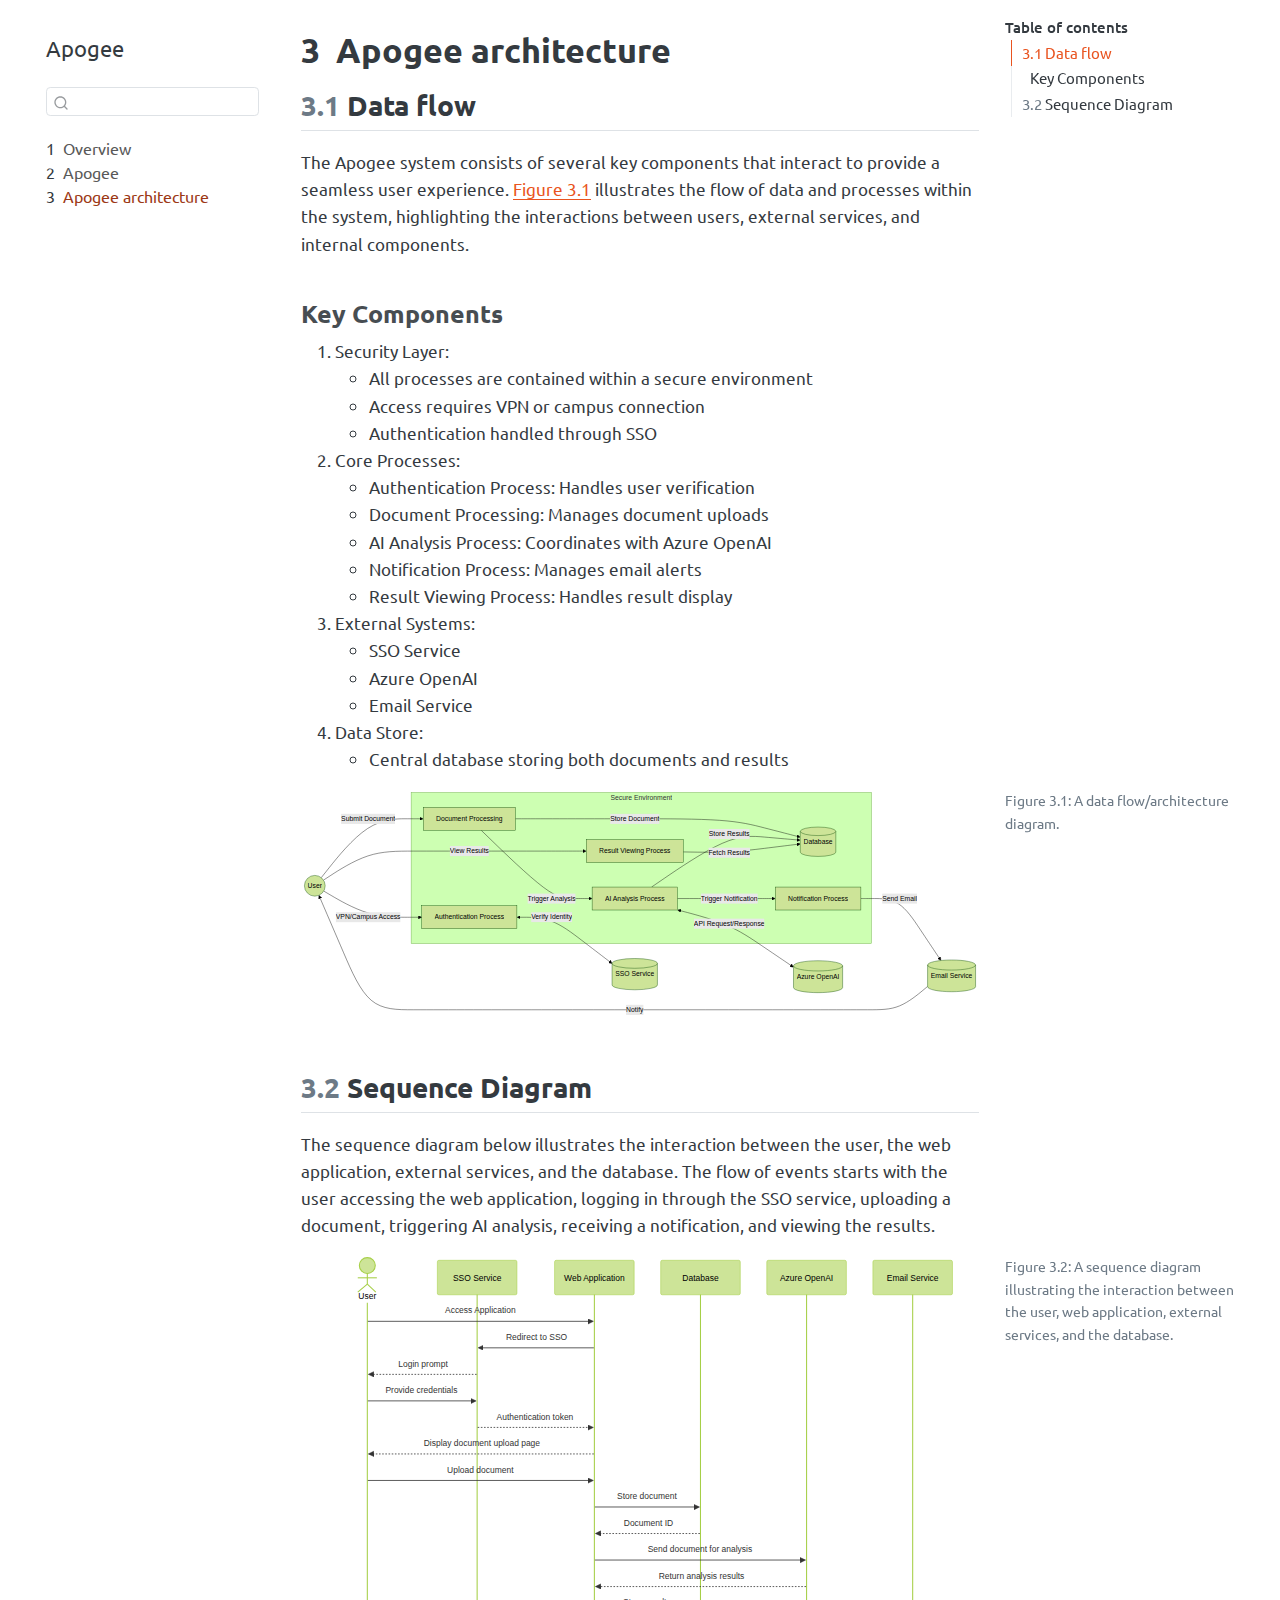
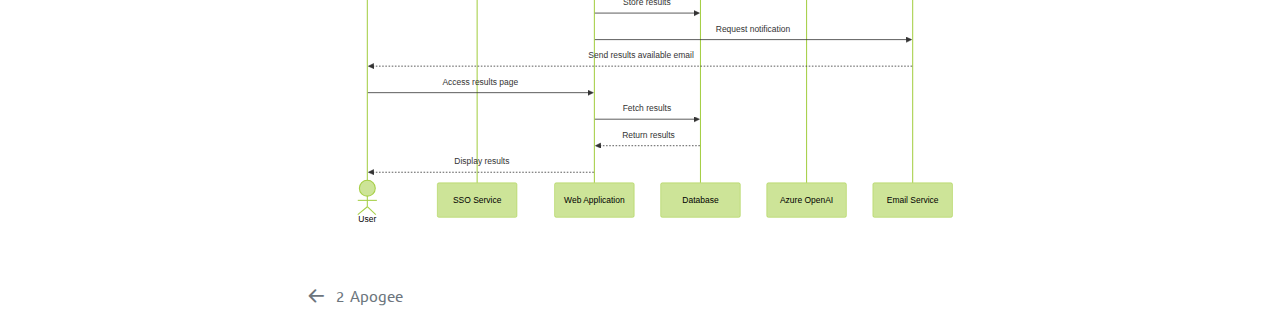
<file: arch_diagrams.html>
<!DOCTYPE html>
<html xmlns="http://www.w3.org/1999/xhtml" lang="en" xml:lang="en"><head>

<meta charset="utf-8">
<meta name="generator" content="quarto-1.6.40">

<meta name="viewport" content="width=device-width, initial-scale=1.0, user-scalable=yes">


<title>3&nbsp; Apogee architecture – Apogee</title>
<style>
code{white-space: pre-wrap;}
span.smallcaps{font-variant: small-caps;}
div.columns{display: flex; gap: min(4vw, 1.5em);}
div.column{flex: auto; overflow-x: auto;}
div.hanging-indent{margin-left: 1.5em; text-indent: -1.5em;}
ul.task-list{list-style: none;}
ul.task-list li input[type="checkbox"] {
  width: 0.8em;
  margin: 0 0.8em 0.2em -1em; /* quarto-specific, see https://github.com/quarto-dev/quarto-cli/issues/4556 */ 
  vertical-align: middle;
}
</style>


<script src="site_libs/quarto-nav/quarto-nav.js"></script>
<script src="site_libs/quarto-nav/headroom.min.js"></script>
<script src="site_libs/clipboard/clipboard.min.js"></script>
<script src="site_libs/quarto-search/autocomplete.umd.js"></script>
<script src="site_libs/quarto-search/fuse.min.js"></script>
<script src="site_libs/quarto-search/quarto-search.js"></script>
<meta name="quarto:offset" content="./">
<link href="./intro.html" rel="prev">
<script src="site_libs/quarto-html/quarto.js"></script>
<script src="site_libs/quarto-html/popper.min.js"></script>
<script src="site_libs/quarto-html/tippy.umd.min.js"></script>
<script src="site_libs/quarto-html/anchor.min.js"></script>
<link href="site_libs/quarto-html/tippy.css" rel="stylesheet">
<link href="site_libs/quarto-html/quarto-syntax-highlighting-549806ee2085284f45b00abea8c6df48.css" rel="stylesheet" id="quarto-text-highlighting-styles">
<script src="site_libs/bootstrap/bootstrap.min.js"></script>
<link href="site_libs/bootstrap/bootstrap-icons.css" rel="stylesheet">
<link href="site_libs/bootstrap/bootstrap-24a8a65181f3f0fb2cf03078b1bf712b.min.css" rel="stylesheet" append-hash="true" id="quarto-bootstrap" data-mode="light">
<script id="quarto-search-options" type="application/json">{
  "location": "sidebar",
  "copy-button": false,
  "collapse-after": 3,
  "panel-placement": "start",
  "type": "textbox",
  "limit": 50,
  "keyboard-shortcut": [
    "f",
    "/",
    "s"
  ],
  "show-item-context": false,
  "language": {
    "search-no-results-text": "No results",
    "search-matching-documents-text": "matching documents",
    "search-copy-link-title": "Copy link to search",
    "search-hide-matches-text": "Hide additional matches",
    "search-more-match-text": "more match in this document",
    "search-more-matches-text": "more matches in this document",
    "search-clear-button-title": "Clear",
    "search-text-placeholder": "",
    "search-detached-cancel-button-title": "Cancel",
    "search-submit-button-title": "Submit",
    "search-label": "Search"
  }
}</script>
<meta name="mermaid-theme" content="forest">
<script src="site_libs/quarto-diagram/mermaid.min.js"></script>
<script src="site_libs/quarto-diagram/mermaid-init.js"></script>
<link href="site_libs/quarto-diagram/mermaid.css" rel="stylesheet">


</head>

<body class="nav-sidebar floating slimcontent">

<div id="quarto-search-results"></div>
  <header id="quarto-header" class="headroom fixed-top">
  <nav class="quarto-secondary-nav">
    <div class="container-fluid d-flex">
      <button type="button" class="quarto-btn-toggle btn" data-bs-toggle="collapse" role="button" data-bs-target=".quarto-sidebar-collapse-item" aria-controls="quarto-sidebar" aria-expanded="false" aria-label="Toggle sidebar navigation" onclick="if (window.quartoToggleHeadroom) { window.quartoToggleHeadroom(); }">
        <i class="bi bi-layout-text-sidebar-reverse"></i>
      </button>
        <nav class="quarto-page-breadcrumbs" aria-label="breadcrumb"><ol class="breadcrumb"><li class="breadcrumb-item"><a href="./arch_diagrams.html"><span class="chapter-number">3</span>&nbsp; <span class="chapter-title">Apogee architecture</span></a></li></ol></nav>
        <a class="flex-grow-1" role="navigation" data-bs-toggle="collapse" data-bs-target=".quarto-sidebar-collapse-item" aria-controls="quarto-sidebar" aria-expanded="false" aria-label="Toggle sidebar navigation" onclick="if (window.quartoToggleHeadroom) { window.quartoToggleHeadroom(); }">      
        </a>
      <button type="button" class="btn quarto-search-button" aria-label="Search" onclick="window.quartoOpenSearch();">
        <i class="bi bi-search"></i>
      </button>
    </div>
  </nav>
</header>
<!-- content -->
<div id="quarto-content" class="quarto-container page-columns page-rows-contents page-layout-article">
<!-- sidebar -->
  <nav id="quarto-sidebar" class="sidebar collapse collapse-horizontal quarto-sidebar-collapse-item sidebar-navigation floating overflow-auto">
    <div class="pt-lg-2 mt-2 text-left sidebar-header">
    <div class="sidebar-title mb-0 py-0">
      <a href="./">Apogee</a> 
    </div>
      </div>
        <div class="mt-2 flex-shrink-0 align-items-center">
        <div class="sidebar-search">
        <div id="quarto-search" class="" title="Search"></div>
        </div>
        </div>
    <div class="sidebar-menu-container"> 
    <ul class="list-unstyled mt-1">
        <li class="sidebar-item">
  <div class="sidebar-item-container"> 
  <a href="./index.html" class="sidebar-item-text sidebar-link">
 <span class="menu-text"><span class="chapter-number">1</span>&nbsp; <span class="chapter-title">Overview</span></span></a>
  </div>
</li>
        <li class="sidebar-item">
  <div class="sidebar-item-container"> 
  <a href="./intro.html" class="sidebar-item-text sidebar-link">
 <span class="menu-text"><span class="chapter-number">2</span>&nbsp; <span class="chapter-title">Apogee</span></span></a>
  </div>
</li>
        <li class="sidebar-item">
  <div class="sidebar-item-container"> 
  <a href="./arch_diagrams.html" class="sidebar-item-text sidebar-link active">
 <span class="menu-text"><span class="chapter-number">3</span>&nbsp; <span class="chapter-title">Apogee architecture</span></span></a>
  </div>
</li>
    </ul>
    </div>
</nav>
<div id="quarto-sidebar-glass" class="quarto-sidebar-collapse-item" data-bs-toggle="collapse" data-bs-target=".quarto-sidebar-collapse-item"></div>
<!-- margin-sidebar -->
    <div id="quarto-margin-sidebar" class="sidebar margin-sidebar">
        <nav id="TOC" role="doc-toc" class="toc-active">
    <h2 id="toc-title">Table of contents</h2>
   
  <ul>
  <li><a href="#data-flow" id="toc-data-flow" class="nav-link active" data-scroll-target="#data-flow"><span class="header-section-number">3.1</span> Data flow</a>
  <ul class="collapse">
  <li><a href="#key-components" id="toc-key-components" class="nav-link" data-scroll-target="#key-components">Key Components</a></li>
  </ul></li>
  <li><a href="#sequence-diagram" id="toc-sequence-diagram" class="nav-link" data-scroll-target="#sequence-diagram"><span class="header-section-number">3.2</span> Sequence Diagram</a></li>
  </ul>
</nav>
    </div>
<!-- main -->
<main class="content page-columns page-full" id="quarto-document-content">

<header id="title-block-header" class="quarto-title-block default">
<div class="quarto-title">
<h1 class="title"><span class="chapter-number">3</span>&nbsp; <span class="chapter-title">Apogee architecture</span></h1>
</div>



<div class="quarto-title-meta">

    
  
    
  </div>
  


</header>


<section id="data-flow" class="level2 page-columns page-full" data-number="3.1">
<h2 data-number="3.1" class="anchored" data-anchor-id="data-flow"><span class="header-section-number">3.1</span> Data flow</h2>
<p>The Apogee system consists of several key components that interact to provide a seamless user experience. <a href="#fig-data-flow" class="quarto-xref">Figure&nbsp;<span>3.1</span></a> illustrates the flow of data and processes within the system, highlighting the interactions between users, external services, and internal components.</p>
<section id="key-components" class="level3 page-columns page-full">
<h3 class="anchored" data-anchor-id="key-components">Key Components</h3>
<ol type="1">
<li>Security Layer:
<ul>
<li>All processes are contained within a secure environment</li>
<li>Access requires VPN or campus connection</li>
<li>Authentication handled through SSO</li>
</ul></li>
<li>Core Processes:
<ul>
<li>Authentication Process: Handles user verification</li>
<li>Document Processing: Manages document uploads</li>
<li>AI Analysis Process: Coordinates with Azure OpenAI</li>
<li>Notification Process: Manages email alerts</li>
<li>Result Viewing Process: Handles result display</li>
</ul></li>
<li>External Systems:
<ul>
<li>SSO Service</li>
<li>Azure OpenAI</li>
<li>Email Service</li>
</ul></li>
<li>Data Store:
<ul>
<li>Central database storing both documents and results</li>
</ul></li>
</ol>
<div class="cell page-columns page-full" data-layout-align="default">
<div class="cell-output-display page-columns page-full">
<div id="fig-data-flow" class="quarto-float quarto-figure quarto-figure-center anchored page-columns page-full">
<figure class="quarto-float quarto-float-fig figure page-columns page-full">
<div aria-describedby="fig-data-flow-caption-0ceaefa1-69ba-4598-a22c-09a6ac19f8ca">
<div>
<pre class="mermaid mermaid-js" data-label="fig-data-flow">flowchart LR
    %% External Entities
    User((User))
    SSO[(SSO Service)]
    AzureAI[(Azure OpenAI)]
    Email[(Email Service)]
    
    %% Data Stores
    DB[(Database)]
    
    %% Processes
    AuthP[Authentication Process]
    DocP[Document Processing]
    AIProc[AI Analysis Process]
    NotifP[Notification Process]
    ResultP[Result Viewing Process]
    
    %% Network Security
    subgraph Secure Environment
        direction TB
        AuthP
        DocP
        AIProc
        NotifP
        ResultP
        DB
    end
    
    %% Data Flows
    User --&gt;|VPN/Campus Access| AuthP
    AuthP &lt;--&gt;|Verify Identity| SSO
    User --&gt;|Submit Document| DocP
    DocP --&gt;|Store Document| DB
    DocP --&gt;|Trigger Analysis| AIProc
    AIProc &lt;--&gt;|API Request/Response| AzureAI
    AIProc --&gt;|Store Results| DB
    AIProc --&gt;|Trigger Notification| NotifP
    NotifP --&gt;|Send Email| Email
    Email --&gt;|Notify| User
    User --&gt;|View Results| ResultP
    ResultP --&gt;|Fetch Results| DB
</pre>
</div>
</div>
<figcaption class="quarto-float-caption-margin quarto-float-caption quarto-float-fig margin-caption" id="fig-data-flow-caption-0ceaefa1-69ba-4598-a22c-09a6ac19f8ca">
Figure&nbsp;3.1: A data flow/architecture diagram.
</figcaption>
</figure>
</div>
</div>
</div>
</section>
</section>
<section id="sequence-diagram" class="level2 page-columns page-full" data-number="3.2">
<h2 data-number="3.2" class="anchored" data-anchor-id="sequence-diagram"><span class="header-section-number">3.2</span> Sequence Diagram</h2>
<p>The sequence diagram below illustrates the interaction between the user, the web application, external services, and the database. The flow of events starts with the user accessing the web application, logging in through the SSO service, uploading a document, triggering AI analysis, receiving a notification, and viewing the results.</p>
<div class="cell page-columns page-full" data-layout-align="default">
<div class="cell-output-display page-columns page-full">
<div id="fig-sequence-diagram" class="quarto-float quarto-figure quarto-figure-center anchored page-columns page-full">
<figure class="quarto-float quarto-float-fig figure page-columns page-full">
<div aria-describedby="fig-sequence-diagram-caption-0ceaefa1-69ba-4598-a22c-09a6ac19f8ca">
<div>
<pre class="mermaid mermaid-js" data-label="fig-sequence-diagram">sequenceDiagram
    actor User
    participant SSO as SSO Service
    participant Web as Web Application
    participant DB as Database
    participant AI as Azure OpenAI
    participant Email as Email Service

    %% Authentication Flow
    User-&gt;&gt;Web: Access Application
    Web-&gt;&gt;SSO: Redirect to SSO
    SSO--&gt;&gt;User: Login prompt
    User-&gt;&gt;SSO: Provide credentials
    SSO--&gt;&gt;Web: Authentication token
    Web--&gt;&gt;User: Display document upload page

    %% Document Upload Flow
    User-&gt;&gt;Web: Upload document
    Web-&gt;&gt;DB: Store document
    DB--&gt;&gt;Web: Document ID
    
    %% AI Processing Flow
    Web-&gt;&gt;AI: Send document for analysis
    AI--&gt;&gt;Web: Return analysis results
    Web-&gt;&gt;DB: Store results
    
    %% Notification Flow
    Web-&gt;&gt;Email: Request notification
    Email--&gt;&gt;User: Send results available email
    
    %% Results Viewing Flow
    User-&gt;&gt;Web: Access results page
    Web-&gt;&gt;DB: Fetch results
    DB--&gt;&gt;Web: Return results
    Web--&gt;&gt;User: Display results
</pre>
</div>
</div>
<figcaption class="quarto-float-caption-margin quarto-float-caption quarto-float-fig margin-caption" id="fig-sequence-diagram-caption-0ceaefa1-69ba-4598-a22c-09a6ac19f8ca">
Figure&nbsp;3.2: A sequence diagram illustrating the interaction between the user, web application, external services, and the database.
</figcaption>
</figure>
</div>
</div>
</div>


</section>

</main> <!-- /main -->
<script id="quarto-html-after-body" type="application/javascript">
window.document.addEventListener("DOMContentLoaded", function (event) {
  const toggleBodyColorMode = (bsSheetEl) => {
    const mode = bsSheetEl.getAttribute("data-mode");
    const bodyEl = window.document.querySelector("body");
    if (mode === "dark") {
      bodyEl.classList.add("quarto-dark");
      bodyEl.classList.remove("quarto-light");
    } else {
      bodyEl.classList.add("quarto-light");
      bodyEl.classList.remove("quarto-dark");
    }
  }
  const toggleBodyColorPrimary = () => {
    const bsSheetEl = window.document.querySelector("link#quarto-bootstrap");
    if (bsSheetEl) {
      toggleBodyColorMode(bsSheetEl);
    }
  }
  toggleBodyColorPrimary();  
  const icon = "";
  const anchorJS = new window.AnchorJS();
  anchorJS.options = {
    placement: 'right',
    icon: icon
  };
  anchorJS.add('.anchored');
  const isCodeAnnotation = (el) => {
    for (const clz of el.classList) {
      if (clz.startsWith('code-annotation-')) {                     
        return true;
      }
    }
    return false;
  }
  const onCopySuccess = function(e) {
    // button target
    const button = e.trigger;
    // don't keep focus
    button.blur();
    // flash "checked"
    button.classList.add('code-copy-button-checked');
    var currentTitle = button.getAttribute("title");
    button.setAttribute("title", "Copied!");
    let tooltip;
    if (window.bootstrap) {
      button.setAttribute("data-bs-toggle", "tooltip");
      button.setAttribute("data-bs-placement", "left");
      button.setAttribute("data-bs-title", "Copied!");
      tooltip = new bootstrap.Tooltip(button, 
        { trigger: "manual", 
          customClass: "code-copy-button-tooltip",
          offset: [0, -8]});
      tooltip.show();    
    }
    setTimeout(function() {
      if (tooltip) {
        tooltip.hide();
        button.removeAttribute("data-bs-title");
        button.removeAttribute("data-bs-toggle");
        button.removeAttribute("data-bs-placement");
      }
      button.setAttribute("title", currentTitle);
      button.classList.remove('code-copy-button-checked');
    }, 1000);
    // clear code selection
    e.clearSelection();
  }
  const getTextToCopy = function(trigger) {
      const codeEl = trigger.previousElementSibling.cloneNode(true);
      for (const childEl of codeEl.children) {
        if (isCodeAnnotation(childEl)) {
          childEl.remove();
        }
      }
      return codeEl.innerText;
  }
  const clipboard = new window.ClipboardJS('.code-copy-button:not([data-in-quarto-modal])', {
    text: getTextToCopy
  });
  clipboard.on('success', onCopySuccess);
  if (window.document.getElementById('quarto-embedded-source-code-modal')) {
    const clipboardModal = new window.ClipboardJS('.code-copy-button[data-in-quarto-modal]', {
      text: getTextToCopy,
      container: window.document.getElementById('quarto-embedded-source-code-modal')
    });
    clipboardModal.on('success', onCopySuccess);
  }
    var localhostRegex = new RegExp(/^(?:http|https):\/\/localhost\:?[0-9]*\//);
    var mailtoRegex = new RegExp(/^mailto:/);
      var filterRegex = new RegExp('/' + window.location.host + '/');
    var isInternal = (href) => {
        return filterRegex.test(href) || localhostRegex.test(href) || mailtoRegex.test(href);
    }
    // Inspect non-navigation links and adorn them if external
 	var links = window.document.querySelectorAll('a[href]:not(.nav-link):not(.navbar-brand):not(.toc-action):not(.sidebar-link):not(.sidebar-item-toggle):not(.pagination-link):not(.no-external):not([aria-hidden]):not(.dropdown-item):not(.quarto-navigation-tool):not(.about-link)');
    for (var i=0; i<links.length; i++) {
      const link = links[i];
      if (!isInternal(link.href)) {
        // undo the damage that might have been done by quarto-nav.js in the case of
        // links that we want to consider external
        if (link.dataset.originalHref !== undefined) {
          link.href = link.dataset.originalHref;
        }
      }
    }
  function tippyHover(el, contentFn, onTriggerFn, onUntriggerFn) {
    const config = {
      allowHTML: true,
      maxWidth: 500,
      delay: 100,
      arrow: false,
      appendTo: function(el) {
          return el.parentElement;
      },
      interactive: true,
      interactiveBorder: 10,
      theme: 'quarto',
      placement: 'bottom-start',
    };
    if (contentFn) {
      config.content = contentFn;
    }
    if (onTriggerFn) {
      config.onTrigger = onTriggerFn;
    }
    if (onUntriggerFn) {
      config.onUntrigger = onUntriggerFn;
    }
    window.tippy(el, config); 
  }
  const noterefs = window.document.querySelectorAll('a[role="doc-noteref"]');
  for (var i=0; i<noterefs.length; i++) {
    const ref = noterefs[i];
    tippyHover(ref, function() {
      // use id or data attribute instead here
      let href = ref.getAttribute('data-footnote-href') || ref.getAttribute('href');
      try { href = new URL(href).hash; } catch {}
      const id = href.replace(/^#\/?/, "");
      const note = window.document.getElementById(id);
      if (note) {
        return note.innerHTML;
      } else {
        return "";
      }
    });
  }
  const xrefs = window.document.querySelectorAll('a.quarto-xref');
  const processXRef = (id, note) => {
    // Strip column container classes
    const stripColumnClz = (el) => {
      el.classList.remove("page-full", "page-columns");
      if (el.children) {
        for (const child of el.children) {
          stripColumnClz(child);
        }
      }
    }
    stripColumnClz(note)
    if (id === null || id.startsWith('sec-')) {
      // Special case sections, only their first couple elements
      const container = document.createElement("div");
      if (note.children && note.children.length > 2) {
        container.appendChild(note.children[0].cloneNode(true));
        for (let i = 1; i < note.children.length; i++) {
          const child = note.children[i];
          if (child.tagName === "P" && child.innerText === "") {
            continue;
          } else {
            container.appendChild(child.cloneNode(true));
            break;
          }
        }
        if (window.Quarto?.typesetMath) {
          window.Quarto.typesetMath(container);
        }
        return container.innerHTML
      } else {
        if (window.Quarto?.typesetMath) {
          window.Quarto.typesetMath(note);
        }
        return note.innerHTML;
      }
    } else {
      // Remove any anchor links if they are present
      const anchorLink = note.querySelector('a.anchorjs-link');
      if (anchorLink) {
        anchorLink.remove();
      }
      if (window.Quarto?.typesetMath) {
        window.Quarto.typesetMath(note);
      }
      if (note.classList.contains("callout")) {
        return note.outerHTML;
      } else {
        return note.innerHTML;
      }
    }
  }
  for (var i=0; i<xrefs.length; i++) {
    const xref = xrefs[i];
    tippyHover(xref, undefined, function(instance) {
      instance.disable();
      let url = xref.getAttribute('href');
      let hash = undefined; 
      if (url.startsWith('#')) {
        hash = url;
      } else {
        try { hash = new URL(url).hash; } catch {}
      }
      if (hash) {
        const id = hash.replace(/^#\/?/, "");
        const note = window.document.getElementById(id);
        if (note !== null) {
          try {
            const html = processXRef(id, note.cloneNode(true));
            instance.setContent(html);
          } finally {
            instance.enable();
            instance.show();
          }
        } else {
          // See if we can fetch this
          fetch(url.split('#')[0])
          .then(res => res.text())
          .then(html => {
            const parser = new DOMParser();
            const htmlDoc = parser.parseFromString(html, "text/html");
            const note = htmlDoc.getElementById(id);
            if (note !== null) {
              const html = processXRef(id, note);
              instance.setContent(html);
            } 
          }).finally(() => {
            instance.enable();
            instance.show();
          });
        }
      } else {
        // See if we can fetch a full url (with no hash to target)
        // This is a special case and we should probably do some content thinning / targeting
        fetch(url)
        .then(res => res.text())
        .then(html => {
          const parser = new DOMParser();
          const htmlDoc = parser.parseFromString(html, "text/html");
          const note = htmlDoc.querySelector('main.content');
          if (note !== null) {
            // This should only happen for chapter cross references
            // (since there is no id in the URL)
            // remove the first header
            if (note.children.length > 0 && note.children[0].tagName === "HEADER") {
              note.children[0].remove();
            }
            const html = processXRef(null, note);
            instance.setContent(html);
          } 
        }).finally(() => {
          instance.enable();
          instance.show();
        });
      }
    }, function(instance) {
    });
  }
      let selectedAnnoteEl;
      const selectorForAnnotation = ( cell, annotation) => {
        let cellAttr = 'data-code-cell="' + cell + '"';
        let lineAttr = 'data-code-annotation="' +  annotation + '"';
        const selector = 'span[' + cellAttr + '][' + lineAttr + ']';
        return selector;
      }
      const selectCodeLines = (annoteEl) => {
        const doc = window.document;
        const targetCell = annoteEl.getAttribute("data-target-cell");
        const targetAnnotation = annoteEl.getAttribute("data-target-annotation");
        const annoteSpan = window.document.querySelector(selectorForAnnotation(targetCell, targetAnnotation));
        const lines = annoteSpan.getAttribute("data-code-lines").split(",");
        const lineIds = lines.map((line) => {
          return targetCell + "-" + line;
        })
        let top = null;
        let height = null;
        let parent = null;
        if (lineIds.length > 0) {
            //compute the position of the single el (top and bottom and make a div)
            const el = window.document.getElementById(lineIds[0]);
            top = el.offsetTop;
            height = el.offsetHeight;
            parent = el.parentElement.parentElement;
          if (lineIds.length > 1) {
            const lastEl = window.document.getElementById(lineIds[lineIds.length - 1]);
            const bottom = lastEl.offsetTop + lastEl.offsetHeight;
            height = bottom - top;
          }
          if (top !== null && height !== null && parent !== null) {
            // cook up a div (if necessary) and position it 
            let div = window.document.getElementById("code-annotation-line-highlight");
            if (div === null) {
              div = window.document.createElement("div");
              div.setAttribute("id", "code-annotation-line-highlight");
              div.style.position = 'absolute';
              parent.appendChild(div);
            }
            div.style.top = top - 2 + "px";
            div.style.height = height + 4 + "px";
            div.style.left = 0;
            let gutterDiv = window.document.getElementById("code-annotation-line-highlight-gutter");
            if (gutterDiv === null) {
              gutterDiv = window.document.createElement("div");
              gutterDiv.setAttribute("id", "code-annotation-line-highlight-gutter");
              gutterDiv.style.position = 'absolute';
              const codeCell = window.document.getElementById(targetCell);
              const gutter = codeCell.querySelector('.code-annotation-gutter');
              gutter.appendChild(gutterDiv);
            }
            gutterDiv.style.top = top - 2 + "px";
            gutterDiv.style.height = height + 4 + "px";
          }
          selectedAnnoteEl = annoteEl;
        }
      };
      const unselectCodeLines = () => {
        const elementsIds = ["code-annotation-line-highlight", "code-annotation-line-highlight-gutter"];
        elementsIds.forEach((elId) => {
          const div = window.document.getElementById(elId);
          if (div) {
            div.remove();
          }
        });
        selectedAnnoteEl = undefined;
      };
        // Handle positioning of the toggle
    window.addEventListener(
      "resize",
      throttle(() => {
        elRect = undefined;
        if (selectedAnnoteEl) {
          selectCodeLines(selectedAnnoteEl);
        }
      }, 10)
    );
    function throttle(fn, ms) {
    let throttle = false;
    let timer;
      return (...args) => {
        if(!throttle) { // first call gets through
            fn.apply(this, args);
            throttle = true;
        } else { // all the others get throttled
            if(timer) clearTimeout(timer); // cancel #2
            timer = setTimeout(() => {
              fn.apply(this, args);
              timer = throttle = false;
            }, ms);
        }
      };
    }
      // Attach click handler to the DT
      const annoteDls = window.document.querySelectorAll('dt[data-target-cell]');
      for (const annoteDlNode of annoteDls) {
        annoteDlNode.addEventListener('click', (event) => {
          const clickedEl = event.target;
          if (clickedEl !== selectedAnnoteEl) {
            unselectCodeLines();
            const activeEl = window.document.querySelector('dt[data-target-cell].code-annotation-active');
            if (activeEl) {
              activeEl.classList.remove('code-annotation-active');
            }
            selectCodeLines(clickedEl);
            clickedEl.classList.add('code-annotation-active');
          } else {
            // Unselect the line
            unselectCodeLines();
            clickedEl.classList.remove('code-annotation-active');
          }
        });
      }
  const findCites = (el) => {
    const parentEl = el.parentElement;
    if (parentEl) {
      const cites = parentEl.dataset.cites;
      if (cites) {
        return {
          el,
          cites: cites.split(' ')
        };
      } else {
        return findCites(el.parentElement)
      }
    } else {
      return undefined;
    }
  };
  var bibliorefs = window.document.querySelectorAll('a[role="doc-biblioref"]');
  for (var i=0; i<bibliorefs.length; i++) {
    const ref = bibliorefs[i];
    const citeInfo = findCites(ref);
    if (citeInfo) {
      tippyHover(citeInfo.el, function() {
        var popup = window.document.createElement('div');
        citeInfo.cites.forEach(function(cite) {
          var citeDiv = window.document.createElement('div');
          citeDiv.classList.add('hanging-indent');
          citeDiv.classList.add('csl-entry');
          var biblioDiv = window.document.getElementById('ref-' + cite);
          if (biblioDiv) {
            citeDiv.innerHTML = biblioDiv.innerHTML;
          }
          popup.appendChild(citeDiv);
        });
        return popup.innerHTML;
      });
    }
  }
});
</script>
<nav class="page-navigation">
  <div class="nav-page nav-page-previous">
      <a href="./intro.html" class="pagination-link" aria-label="Apogee">
        <i class="bi bi-arrow-left-short"></i> <span class="nav-page-text"><span class="chapter-number">2</span>&nbsp; <span class="chapter-title">Apogee</span></span>
      </a>          
  </div>
  <div class="nav-page nav-page-next">
  </div>
</nav>
</div> <!-- /content -->




</body></html>
</file>
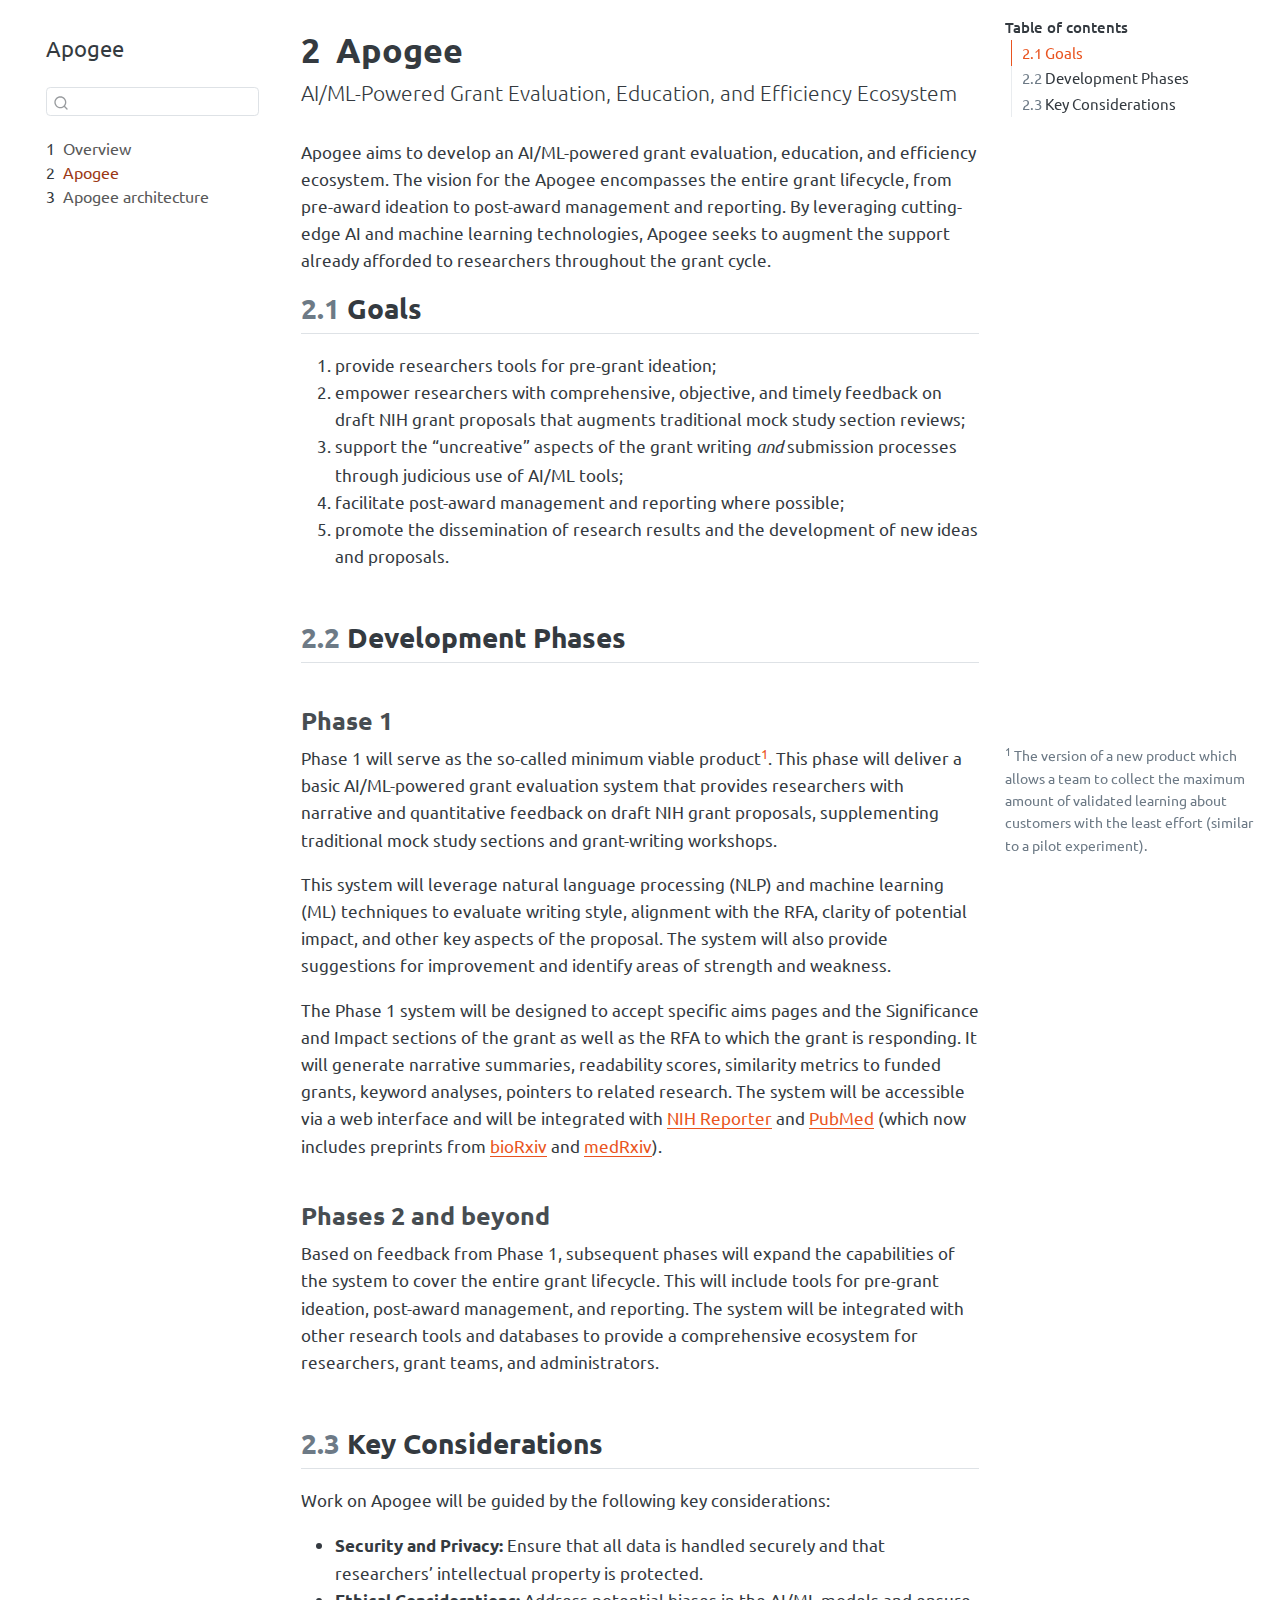
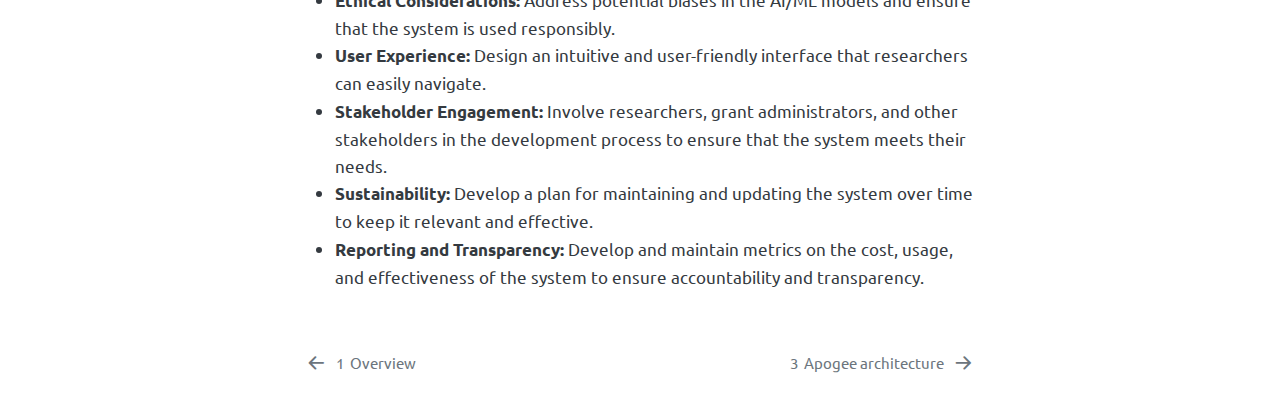
<file: intro.html>
<!DOCTYPE html>
<html xmlns="http://www.w3.org/1999/xhtml" lang="en" xml:lang="en"><head>

<meta charset="utf-8">
<meta name="generator" content="quarto-1.6.40">

<meta name="viewport" content="width=device-width, initial-scale=1.0, user-scalable=yes">


<title>2&nbsp; Apogee – Apogee</title>
<style>
code{white-space: pre-wrap;}
span.smallcaps{font-variant: small-caps;}
div.columns{display: flex; gap: min(4vw, 1.5em);}
div.column{flex: auto; overflow-x: auto;}
div.hanging-indent{margin-left: 1.5em; text-indent: -1.5em;}
ul.task-list{list-style: none;}
ul.task-list li input[type="checkbox"] {
  width: 0.8em;
  margin: 0 0.8em 0.2em -1em; /* quarto-specific, see https://github.com/quarto-dev/quarto-cli/issues/4556 */ 
  vertical-align: middle;
}
</style>


<script src="site_libs/quarto-nav/quarto-nav.js"></script>
<script src="site_libs/quarto-nav/headroom.min.js"></script>
<script src="site_libs/clipboard/clipboard.min.js"></script>
<script src="site_libs/quarto-search/autocomplete.umd.js"></script>
<script src="site_libs/quarto-search/fuse.min.js"></script>
<script src="site_libs/quarto-search/quarto-search.js"></script>
<meta name="quarto:offset" content="./">
<link href="./arch_diagrams.html" rel="next">
<link href="./index.html" rel="prev">
<script src="site_libs/quarto-html/quarto.js"></script>
<script src="site_libs/quarto-html/popper.min.js"></script>
<script src="site_libs/quarto-html/tippy.umd.min.js"></script>
<script src="site_libs/quarto-html/anchor.min.js"></script>
<link href="site_libs/quarto-html/tippy.css" rel="stylesheet">
<link href="site_libs/quarto-html/quarto-syntax-highlighting-549806ee2085284f45b00abea8c6df48.css" rel="stylesheet" id="quarto-text-highlighting-styles">
<script src="site_libs/bootstrap/bootstrap.min.js"></script>
<link href="site_libs/bootstrap/bootstrap-icons.css" rel="stylesheet">
<link href="site_libs/bootstrap/bootstrap-24a8a65181f3f0fb2cf03078b1bf712b.min.css" rel="stylesheet" append-hash="true" id="quarto-bootstrap" data-mode="light">
<script id="quarto-search-options" type="application/json">{
  "location": "sidebar",
  "copy-button": false,
  "collapse-after": 3,
  "panel-placement": "start",
  "type": "textbox",
  "limit": 50,
  "keyboard-shortcut": [
    "f",
    "/",
    "s"
  ],
  "show-item-context": false,
  "language": {
    "search-no-results-text": "No results",
    "search-matching-documents-text": "matching documents",
    "search-copy-link-title": "Copy link to search",
    "search-hide-matches-text": "Hide additional matches",
    "search-more-match-text": "more match in this document",
    "search-more-matches-text": "more matches in this document",
    "search-clear-button-title": "Clear",
    "search-text-placeholder": "",
    "search-detached-cancel-button-title": "Cancel",
    "search-submit-button-title": "Submit",
    "search-label": "Search"
  }
}</script>


</head>

<body class="nav-sidebar floating slimcontent">

<div id="quarto-search-results"></div>
  <header id="quarto-header" class="headroom fixed-top">
  <nav class="quarto-secondary-nav">
    <div class="container-fluid d-flex">
      <button type="button" class="quarto-btn-toggle btn" data-bs-toggle="collapse" role="button" data-bs-target=".quarto-sidebar-collapse-item" aria-controls="quarto-sidebar" aria-expanded="false" aria-label="Toggle sidebar navigation" onclick="if (window.quartoToggleHeadroom) { window.quartoToggleHeadroom(); }">
        <i class="bi bi-layout-text-sidebar-reverse"></i>
      </button>
        <nav class="quarto-page-breadcrumbs" aria-label="breadcrumb"><ol class="breadcrumb"><li class="breadcrumb-item"><a href="./intro.html"><span class="chapter-number">2</span>&nbsp; <span class="chapter-title">Apogee</span></a></li></ol></nav>
        <a class="flex-grow-1" role="navigation" data-bs-toggle="collapse" data-bs-target=".quarto-sidebar-collapse-item" aria-controls="quarto-sidebar" aria-expanded="false" aria-label="Toggle sidebar navigation" onclick="if (window.quartoToggleHeadroom) { window.quartoToggleHeadroom(); }">      
        </a>
      <button type="button" class="btn quarto-search-button" aria-label="Search" onclick="window.quartoOpenSearch();">
        <i class="bi bi-search"></i>
      </button>
    </div>
  </nav>
</header>
<!-- content -->
<div id="quarto-content" class="quarto-container page-columns page-rows-contents page-layout-article">
<!-- sidebar -->
  <nav id="quarto-sidebar" class="sidebar collapse collapse-horizontal quarto-sidebar-collapse-item sidebar-navigation floating overflow-auto">
    <div class="pt-lg-2 mt-2 text-left sidebar-header">
    <div class="sidebar-title mb-0 py-0">
      <a href="./">Apogee</a> 
    </div>
      </div>
        <div class="mt-2 flex-shrink-0 align-items-center">
        <div class="sidebar-search">
        <div id="quarto-search" class="" title="Search"></div>
        </div>
        </div>
    <div class="sidebar-menu-container"> 
    <ul class="list-unstyled mt-1">
        <li class="sidebar-item">
  <div class="sidebar-item-container"> 
  <a href="./index.html" class="sidebar-item-text sidebar-link">
 <span class="menu-text"><span class="chapter-number">1</span>&nbsp; <span class="chapter-title">Overview</span></span></a>
  </div>
</li>
        <li class="sidebar-item">
  <div class="sidebar-item-container"> 
  <a href="./intro.html" class="sidebar-item-text sidebar-link active">
 <span class="menu-text"><span class="chapter-number">2</span>&nbsp; <span class="chapter-title">Apogee</span></span></a>
  </div>
</li>
        <li class="sidebar-item">
  <div class="sidebar-item-container"> 
  <a href="./arch_diagrams.html" class="sidebar-item-text sidebar-link">
 <span class="menu-text"><span class="chapter-number">3</span>&nbsp; <span class="chapter-title">Apogee architecture</span></span></a>
  </div>
</li>
    </ul>
    </div>
</nav>
<div id="quarto-sidebar-glass" class="quarto-sidebar-collapse-item" data-bs-toggle="collapse" data-bs-target=".quarto-sidebar-collapse-item"></div>
<!-- margin-sidebar -->
    <div id="quarto-margin-sidebar" class="sidebar margin-sidebar">
        <nav id="TOC" role="doc-toc" class="toc-active">
    <h2 id="toc-title">Table of contents</h2>
   
  <ul>
  <li><a href="#goals" id="toc-goals" class="nav-link active" data-scroll-target="#goals"><span class="header-section-number">2.1</span> Goals</a></li>
  <li><a href="#development-phases" id="toc-development-phases" class="nav-link" data-scroll-target="#development-phases"><span class="header-section-number">2.2</span> Development Phases</a>
  <ul class="collapse">
  <li><a href="#phase-1" id="toc-phase-1" class="nav-link" data-scroll-target="#phase-1">Phase 1</a></li>
  <li><a href="#phases-2-and-beyond" id="toc-phases-2-and-beyond" class="nav-link" data-scroll-target="#phases-2-and-beyond">Phases 2 and beyond</a></li>
  </ul></li>
  <li><a href="#key-considerations" id="toc-key-considerations" class="nav-link" data-scroll-target="#key-considerations"><span class="header-section-number">2.3</span> Key Considerations</a></li>
  </ul>
</nav>
    </div>
<!-- main -->
<main class="content page-columns page-full" id="quarto-document-content">

<header id="title-block-header" class="quarto-title-block default">
<div class="quarto-title">
<h1 class="title"><span class="chapter-number">2</span>&nbsp; <span class="chapter-title">Apogee</span></h1>
<p class="subtitle lead">AI/ML-Powered Grant Evaluation, Education, and Efficiency Ecosystem</p>
</div>



<div class="quarto-title-meta">

    
  
    
  </div>
  


</header>


<p>Apogee aims to develop an AI/ML-powered grant evaluation, education, and efficiency ecosystem. The vision for the Apogee encompasses the entire grant lifecycle, from pre-award ideation to post-award management and reporting. By leveraging cutting-edge AI and machine learning technologies, Apogee seeks to augment the support already afforded to researchers throughout the grant cycle.</p>
<section id="goals" class="level2" data-number="2.1">
<h2 data-number="2.1" class="anchored" data-anchor-id="goals"><span class="header-section-number">2.1</span> Goals</h2>
<ol type="1">
<li>provide researchers tools for pre-grant ideation;</li>
<li>empower researchers with comprehensive, objective, and timely feedback on draft NIH grant proposals that augments traditional mock study section reviews;</li>
<li>support the “uncreative” aspects of the grant writing <em>and</em> submission processes through judicious use of AI/ML tools;</li>
<li>facilitate post-award management and reporting where possible;</li>
<li>promote the dissemination of research results and the development of new ideas and proposals.</li>
</ol>
</section>
<section id="development-phases" class="level2 page-columns page-full" data-number="2.2">
<h2 data-number="2.2" class="anchored" data-anchor-id="development-phases"><span class="header-section-number">2.2</span> Development Phases</h2>
<section id="phase-1" class="level3 page-columns page-full">
<h3 class="anchored" data-anchor-id="phase-1">Phase 1</h3>
<p>Phase 1 will serve as the so-called minimum viable product<a href="#fn1" class="footnote-ref" id="fnref1" role="doc-noteref"><sup>1</sup></a>. This phase will deliver a basic AI/ML-powered grant evaluation system that provides researchers with narrative and quantitative feedback on draft NIH grant proposals, supplementing traditional mock study sections and grant-writing workshops.</p>
<div class="no-row-height column-margin column-container"><div id="fn1"><p><sup>1</sup>&nbsp;The version of a new product which allows a team to collect the maximum amount of validated learning about customers with the least effort (similar to a pilot experiment).</p></div></div><p>This system will leverage natural language processing (NLP) and machine learning (ML) techniques to evaluate writing style, alignment with the RFA, clarity of potential impact, and other key aspects of the proposal. The system will also provide suggestions for improvement and identify areas of strength and weakness.</p>
<p>The Phase 1 system will be designed to accept specific aims pages and the Significance and Impact sections of the grant as well as the RFA to which the grant is responding. It will generate narrative summaries, readability scores, similarity metrics to funded grants, keyword analyses, pointers to related research. The system will be accessible via a web interface and will be integrated with <a href="https://projectreporter.nih.gov/reporter.cfm">NIH Reporter</a> and <a href="https://pubmed.ncbi.nlm.nih.gov/">PubMed</a> (which now includes preprints from <a href="https://www.biorxiv.org/">bioRxiv</a> and <a href="https://www.medrxiv.org/">medRxiv</a>).</p>
</section>
<section id="phases-2-and-beyond" class="level3">
<h3 class="anchored" data-anchor-id="phases-2-and-beyond">Phases 2 and beyond</h3>
<p>Based on feedback from Phase 1, subsequent phases will expand the capabilities of the system to cover the entire grant lifecycle. This will include tools for pre-grant ideation, post-award management, and reporting. The system will be integrated with other research tools and databases to provide a comprehensive ecosystem for researchers, grant teams, and administrators.</p>
</section>
</section>
<section id="key-considerations" class="level2" data-number="2.3">
<h2 data-number="2.3" class="anchored" data-anchor-id="key-considerations"><span class="header-section-number">2.3</span> Key Considerations</h2>
<p>Work on Apogee will be guided by the following key considerations:</p>
<ul>
<li><strong>Security and Privacy:</strong> Ensure that all data is handled securely and that researchers’ intellectual property is protected.</li>
<li><strong>Ethical Considerations:</strong> Address potential biases in the AI/ML models and ensure that the system is used responsibly.</li>
<li><strong>User Experience:</strong> Design an intuitive and user-friendly interface that researchers can easily navigate.</li>
<li><strong>Stakeholder Engagement:</strong> Involve researchers, grant administrators, and other stakeholders in the development process to ensure that the system meets their needs.</li>
<li><strong>Sustainability:</strong> Develop a plan for maintaining and updating the system over time to keep it relevant and effective.</li>
<li><strong>Reporting and Transparency:</strong> Develop and maintain metrics on the cost, usage, and effectiveness of the system to ensure accountability and transparency.</li>
</ul>


</section>


</main> <!-- /main -->
<script id="quarto-html-after-body" type="application/javascript">
window.document.addEventListener("DOMContentLoaded", function (event) {
  const toggleBodyColorMode = (bsSheetEl) => {
    const mode = bsSheetEl.getAttribute("data-mode");
    const bodyEl = window.document.querySelector("body");
    if (mode === "dark") {
      bodyEl.classList.add("quarto-dark");
      bodyEl.classList.remove("quarto-light");
    } else {
      bodyEl.classList.add("quarto-light");
      bodyEl.classList.remove("quarto-dark");
    }
  }
  const toggleBodyColorPrimary = () => {
    const bsSheetEl = window.document.querySelector("link#quarto-bootstrap");
    if (bsSheetEl) {
      toggleBodyColorMode(bsSheetEl);
    }
  }
  toggleBodyColorPrimary();  
  const icon = "";
  const anchorJS = new window.AnchorJS();
  anchorJS.options = {
    placement: 'right',
    icon: icon
  };
  anchorJS.add('.anchored');
  const isCodeAnnotation = (el) => {
    for (const clz of el.classList) {
      if (clz.startsWith('code-annotation-')) {                     
        return true;
      }
    }
    return false;
  }
  const onCopySuccess = function(e) {
    // button target
    const button = e.trigger;
    // don't keep focus
    button.blur();
    // flash "checked"
    button.classList.add('code-copy-button-checked');
    var currentTitle = button.getAttribute("title");
    button.setAttribute("title", "Copied!");
    let tooltip;
    if (window.bootstrap) {
      button.setAttribute("data-bs-toggle", "tooltip");
      button.setAttribute("data-bs-placement", "left");
      button.setAttribute("data-bs-title", "Copied!");
      tooltip = new bootstrap.Tooltip(button, 
        { trigger: "manual", 
          customClass: "code-copy-button-tooltip",
          offset: [0, -8]});
      tooltip.show();    
    }
    setTimeout(function() {
      if (tooltip) {
        tooltip.hide();
        button.removeAttribute("data-bs-title");
        button.removeAttribute("data-bs-toggle");
        button.removeAttribute("data-bs-placement");
      }
      button.setAttribute("title", currentTitle);
      button.classList.remove('code-copy-button-checked');
    }, 1000);
    // clear code selection
    e.clearSelection();
  }
  const getTextToCopy = function(trigger) {
      const codeEl = trigger.previousElementSibling.cloneNode(true);
      for (const childEl of codeEl.children) {
        if (isCodeAnnotation(childEl)) {
          childEl.remove();
        }
      }
      return codeEl.innerText;
  }
  const clipboard = new window.ClipboardJS('.code-copy-button:not([data-in-quarto-modal])', {
    text: getTextToCopy
  });
  clipboard.on('success', onCopySuccess);
  if (window.document.getElementById('quarto-embedded-source-code-modal')) {
    const clipboardModal = new window.ClipboardJS('.code-copy-button[data-in-quarto-modal]', {
      text: getTextToCopy,
      container: window.document.getElementById('quarto-embedded-source-code-modal')
    });
    clipboardModal.on('success', onCopySuccess);
  }
    var localhostRegex = new RegExp(/^(?:http|https):\/\/localhost\:?[0-9]*\//);
    var mailtoRegex = new RegExp(/^mailto:/);
      var filterRegex = new RegExp('/' + window.location.host + '/');
    var isInternal = (href) => {
        return filterRegex.test(href) || localhostRegex.test(href) || mailtoRegex.test(href);
    }
    // Inspect non-navigation links and adorn them if external
 	var links = window.document.querySelectorAll('a[href]:not(.nav-link):not(.navbar-brand):not(.toc-action):not(.sidebar-link):not(.sidebar-item-toggle):not(.pagination-link):not(.no-external):not([aria-hidden]):not(.dropdown-item):not(.quarto-navigation-tool):not(.about-link)');
    for (var i=0; i<links.length; i++) {
      const link = links[i];
      if (!isInternal(link.href)) {
        // undo the damage that might have been done by quarto-nav.js in the case of
        // links that we want to consider external
        if (link.dataset.originalHref !== undefined) {
          link.href = link.dataset.originalHref;
        }
      }
    }
  function tippyHover(el, contentFn, onTriggerFn, onUntriggerFn) {
    const config = {
      allowHTML: true,
      maxWidth: 500,
      delay: 100,
      arrow: false,
      appendTo: function(el) {
          return el.parentElement;
      },
      interactive: true,
      interactiveBorder: 10,
      theme: 'quarto',
      placement: 'bottom-start',
    };
    if (contentFn) {
      config.content = contentFn;
    }
    if (onTriggerFn) {
      config.onTrigger = onTriggerFn;
    }
    if (onUntriggerFn) {
      config.onUntrigger = onUntriggerFn;
    }
    window.tippy(el, config); 
  }
  const noterefs = window.document.querySelectorAll('a[role="doc-noteref"]');
  for (var i=0; i<noterefs.length; i++) {
    const ref = noterefs[i];
    tippyHover(ref, function() {
      // use id or data attribute instead here
      let href = ref.getAttribute('data-footnote-href') || ref.getAttribute('href');
      try { href = new URL(href).hash; } catch {}
      const id = href.replace(/^#\/?/, "");
      const note = window.document.getElementById(id);
      if (note) {
        return note.innerHTML;
      } else {
        return "";
      }
    });
  }
  const xrefs = window.document.querySelectorAll('a.quarto-xref');
  const processXRef = (id, note) => {
    // Strip column container classes
    const stripColumnClz = (el) => {
      el.classList.remove("page-full", "page-columns");
      if (el.children) {
        for (const child of el.children) {
          stripColumnClz(child);
        }
      }
    }
    stripColumnClz(note)
    if (id === null || id.startsWith('sec-')) {
      // Special case sections, only their first couple elements
      const container = document.createElement("div");
      if (note.children && note.children.length > 2) {
        container.appendChild(note.children[0].cloneNode(true));
        for (let i = 1; i < note.children.length; i++) {
          const child = note.children[i];
          if (child.tagName === "P" && child.innerText === "") {
            continue;
          } else {
            container.appendChild(child.cloneNode(true));
            break;
          }
        }
        if (window.Quarto?.typesetMath) {
          window.Quarto.typesetMath(container);
        }
        return container.innerHTML
      } else {
        if (window.Quarto?.typesetMath) {
          window.Quarto.typesetMath(note);
        }
        return note.innerHTML;
      }
    } else {
      // Remove any anchor links if they are present
      const anchorLink = note.querySelector('a.anchorjs-link');
      if (anchorLink) {
        anchorLink.remove();
      }
      if (window.Quarto?.typesetMath) {
        window.Quarto.typesetMath(note);
      }
      if (note.classList.contains("callout")) {
        return note.outerHTML;
      } else {
        return note.innerHTML;
      }
    }
  }
  for (var i=0; i<xrefs.length; i++) {
    const xref = xrefs[i];
    tippyHover(xref, undefined, function(instance) {
      instance.disable();
      let url = xref.getAttribute('href');
      let hash = undefined; 
      if (url.startsWith('#')) {
        hash = url;
      } else {
        try { hash = new URL(url).hash; } catch {}
      }
      if (hash) {
        const id = hash.replace(/^#\/?/, "");
        const note = window.document.getElementById(id);
        if (note !== null) {
          try {
            const html = processXRef(id, note.cloneNode(true));
            instance.setContent(html);
          } finally {
            instance.enable();
            instance.show();
          }
        } else {
          // See if we can fetch this
          fetch(url.split('#')[0])
          .then(res => res.text())
          .then(html => {
            const parser = new DOMParser();
            const htmlDoc = parser.parseFromString(html, "text/html");
            const note = htmlDoc.getElementById(id);
            if (note !== null) {
              const html = processXRef(id, note);
              instance.setContent(html);
            } 
          }).finally(() => {
            instance.enable();
            instance.show();
          });
        }
      } else {
        // See if we can fetch a full url (with no hash to target)
        // This is a special case and we should probably do some content thinning / targeting
        fetch(url)
        .then(res => res.text())
        .then(html => {
          const parser = new DOMParser();
          const htmlDoc = parser.parseFromString(html, "text/html");
          const note = htmlDoc.querySelector('main.content');
          if (note !== null) {
            // This should only happen for chapter cross references
            // (since there is no id in the URL)
            // remove the first header
            if (note.children.length > 0 && note.children[0].tagName === "HEADER") {
              note.children[0].remove();
            }
            const html = processXRef(null, note);
            instance.setContent(html);
          } 
        }).finally(() => {
          instance.enable();
          instance.show();
        });
      }
    }, function(instance) {
    });
  }
      let selectedAnnoteEl;
      const selectorForAnnotation = ( cell, annotation) => {
        let cellAttr = 'data-code-cell="' + cell + '"';
        let lineAttr = 'data-code-annotation="' +  annotation + '"';
        const selector = 'span[' + cellAttr + '][' + lineAttr + ']';
        return selector;
      }
      const selectCodeLines = (annoteEl) => {
        const doc = window.document;
        const targetCell = annoteEl.getAttribute("data-target-cell");
        const targetAnnotation = annoteEl.getAttribute("data-target-annotation");
        const annoteSpan = window.document.querySelector(selectorForAnnotation(targetCell, targetAnnotation));
        const lines = annoteSpan.getAttribute("data-code-lines").split(",");
        const lineIds = lines.map((line) => {
          return targetCell + "-" + line;
        })
        let top = null;
        let height = null;
        let parent = null;
        if (lineIds.length > 0) {
            //compute the position of the single el (top and bottom and make a div)
            const el = window.document.getElementById(lineIds[0]);
            top = el.offsetTop;
            height = el.offsetHeight;
            parent = el.parentElement.parentElement;
          if (lineIds.length > 1) {
            const lastEl = window.document.getElementById(lineIds[lineIds.length - 1]);
            const bottom = lastEl.offsetTop + lastEl.offsetHeight;
            height = bottom - top;
          }
          if (top !== null && height !== null && parent !== null) {
            // cook up a div (if necessary) and position it 
            let div = window.document.getElementById("code-annotation-line-highlight");
            if (div === null) {
              div = window.document.createElement("div");
              div.setAttribute("id", "code-annotation-line-highlight");
              div.style.position = 'absolute';
              parent.appendChild(div);
            }
            div.style.top = top - 2 + "px";
            div.style.height = height + 4 + "px";
            div.style.left = 0;
            let gutterDiv = window.document.getElementById("code-annotation-line-highlight-gutter");
            if (gutterDiv === null) {
              gutterDiv = window.document.createElement("div");
              gutterDiv.setAttribute("id", "code-annotation-line-highlight-gutter");
              gutterDiv.style.position = 'absolute';
              const codeCell = window.document.getElementById(targetCell);
              const gutter = codeCell.querySelector('.code-annotation-gutter');
              gutter.appendChild(gutterDiv);
            }
            gutterDiv.style.top = top - 2 + "px";
            gutterDiv.style.height = height + 4 + "px";
          }
          selectedAnnoteEl = annoteEl;
        }
      };
      const unselectCodeLines = () => {
        const elementsIds = ["code-annotation-line-highlight", "code-annotation-line-highlight-gutter"];
        elementsIds.forEach((elId) => {
          const div = window.document.getElementById(elId);
          if (div) {
            div.remove();
          }
        });
        selectedAnnoteEl = undefined;
      };
        // Handle positioning of the toggle
    window.addEventListener(
      "resize",
      throttle(() => {
        elRect = undefined;
        if (selectedAnnoteEl) {
          selectCodeLines(selectedAnnoteEl);
        }
      }, 10)
    );
    function throttle(fn, ms) {
    let throttle = false;
    let timer;
      return (...args) => {
        if(!throttle) { // first call gets through
            fn.apply(this, args);
            throttle = true;
        } else { // all the others get throttled
            if(timer) clearTimeout(timer); // cancel #2
            timer = setTimeout(() => {
              fn.apply(this, args);
              timer = throttle = false;
            }, ms);
        }
      };
    }
      // Attach click handler to the DT
      const annoteDls = window.document.querySelectorAll('dt[data-target-cell]');
      for (const annoteDlNode of annoteDls) {
        annoteDlNode.addEventListener('click', (event) => {
          const clickedEl = event.target;
          if (clickedEl !== selectedAnnoteEl) {
            unselectCodeLines();
            const activeEl = window.document.querySelector('dt[data-target-cell].code-annotation-active');
            if (activeEl) {
              activeEl.classList.remove('code-annotation-active');
            }
            selectCodeLines(clickedEl);
            clickedEl.classList.add('code-annotation-active');
          } else {
            // Unselect the line
            unselectCodeLines();
            clickedEl.classList.remove('code-annotation-active');
          }
        });
      }
  const findCites = (el) => {
    const parentEl = el.parentElement;
    if (parentEl) {
      const cites = parentEl.dataset.cites;
      if (cites) {
        return {
          el,
          cites: cites.split(' ')
        };
      } else {
        return findCites(el.parentElement)
      }
    } else {
      return undefined;
    }
  };
  var bibliorefs = window.document.querySelectorAll('a[role="doc-biblioref"]');
  for (var i=0; i<bibliorefs.length; i++) {
    const ref = bibliorefs[i];
    const citeInfo = findCites(ref);
    if (citeInfo) {
      tippyHover(citeInfo.el, function() {
        var popup = window.document.createElement('div');
        citeInfo.cites.forEach(function(cite) {
          var citeDiv = window.document.createElement('div');
          citeDiv.classList.add('hanging-indent');
          citeDiv.classList.add('csl-entry');
          var biblioDiv = window.document.getElementById('ref-' + cite);
          if (biblioDiv) {
            citeDiv.innerHTML = biblioDiv.innerHTML;
          }
          popup.appendChild(citeDiv);
        });
        return popup.innerHTML;
      });
    }
  }
});
</script>
<nav class="page-navigation">
  <div class="nav-page nav-page-previous">
      <a href="./index.html" class="pagination-link" aria-label="Overview">
        <i class="bi bi-arrow-left-short"></i> <span class="nav-page-text"><span class="chapter-number">1</span>&nbsp; <span class="chapter-title">Overview</span></span>
      </a>          
  </div>
  <div class="nav-page nav-page-next">
      <a href="./arch_diagrams.html" class="pagination-link" aria-label="Apogee architecture">
        <span class="nav-page-text"><span class="chapter-number">3</span>&nbsp; <span class="chapter-title">Apogee architecture</span></span> <i class="bi bi-arrow-right-short"></i>
      </a>
  </div>
</nav>
</div> <!-- /content -->




</body></html>
</file>
<file: site_libs/quarto-html/tippy.css>
.tippy-box[data-animation=fade][data-state=hidden]{opacity:0}[data-tippy-root]{max-width:calc(100vw - 10px)}.tippy-box{position:relative;background-color:#333;color:#fff;border-radius:4px;font-size:14px;line-height:1.4;white-space:normal;outline:0;transition-property:transform,visibility,opacity}.tippy-box[data-placement^=top]>.tippy-arrow{bottom:0}.tippy-box[data-placement^=top]>.tippy-arrow:before{bottom:-7px;left:0;border-width:8px 8px 0;border-top-color:initial;transform-origin:center top}.tippy-box[data-placement^=bottom]>.tippy-arrow{top:0}.tippy-box[data-placement^=bottom]>.tippy-arrow:before{top:-7px;left:0;border-width:0 8px 8px;border-bottom-color:initial;transform-origin:center bottom}.tippy-box[data-placement^=left]>.tippy-arrow{right:0}.tippy-box[data-placement^=left]>.tippy-arrow:before{border-width:8px 0 8px 8px;border-left-color:initial;right:-7px;transform-origin:center left}.tippy-box[data-placement^=right]>.tippy-arrow{left:0}.tippy-box[data-placement^=right]>.tippy-arrow:before{left:-7px;border-width:8px 8px 8px 0;border-right-color:initial;transform-origin:center right}.tippy-box[data-inertia][data-state=visible]{transition-timing-function:cubic-bezier(.54,1.5,.38,1.11)}.tippy-arrow{width:16px;height:16px;color:#333}.tippy-arrow:before{content:"";position:absolute;border-color:transparent;border-style:solid}.tippy-content{position:relative;padding:5px 9px;z-index:1}
</file>
<file: site_libs/quarto-html/quarto-syntax-highlighting-549806ee2085284f45b00abea8c6df48.css>
/* quarto syntax highlight colors */
:root {
  --quarto-hl-ot-color: #003B4F;
  --quarto-hl-at-color: #657422;
  --quarto-hl-ss-color: #20794D;
  --quarto-hl-an-color: #5E5E5E;
  --quarto-hl-fu-color: #4758AB;
  --quarto-hl-st-color: #20794D;
  --quarto-hl-cf-color: #003B4F;
  --quarto-hl-op-color: #5E5E5E;
  --quarto-hl-er-color: #AD0000;
  --quarto-hl-bn-color: #AD0000;
  --quarto-hl-al-color: #AD0000;
  --quarto-hl-va-color: #111111;
  --quarto-hl-bu-color: inherit;
  --quarto-hl-ex-color: inherit;
  --quarto-hl-pp-color: #AD0000;
  --quarto-hl-in-color: #5E5E5E;
  --quarto-hl-vs-color: #20794D;
  --quarto-hl-wa-color: #5E5E5E;
  --quarto-hl-do-color: #5E5E5E;
  --quarto-hl-im-color: #00769E;
  --quarto-hl-ch-color: #20794D;
  --quarto-hl-dt-color: #AD0000;
  --quarto-hl-fl-color: #AD0000;
  --quarto-hl-co-color: #5E5E5E;
  --quarto-hl-cv-color: #5E5E5E;
  --quarto-hl-cn-color: #8f5902;
  --quarto-hl-sc-color: #5E5E5E;
  --quarto-hl-dv-color: #AD0000;
  --quarto-hl-kw-color: #003B4F;
}

/* other quarto variables */
:root {
  --quarto-font-monospace: SFMono-Regular, Menlo, Monaco, Consolas, "Liberation Mono", "Courier New", monospace;
}

pre > code.sourceCode > span {
  color: #003B4F;
}

code span {
  color: #003B4F;
}

code.sourceCode > span {
  color: #003B4F;
}

div.sourceCode,
div.sourceCode pre.sourceCode {
  color: #003B4F;
}

code span.ot {
  color: #003B4F;
  font-style: inherit;
}

code span.at {
  color: #657422;
  font-style: inherit;
}

code span.ss {
  color: #20794D;
  font-style: inherit;
}

code span.an {
  color: #5E5E5E;
  font-style: inherit;
}

code span.fu {
  color: #4758AB;
  font-style: inherit;
}

code span.st {
  color: #20794D;
  font-style: inherit;
}

code span.cf {
  color: #003B4F;
  font-weight: bold;
  font-style: inherit;
}

code span.op {
  color: #5E5E5E;
  font-style: inherit;
}

code span.er {
  color: #AD0000;
  font-style: inherit;
}

code span.bn {
  color: #AD0000;
  font-style: inherit;
}

code span.al {
  color: #AD0000;
  font-style: inherit;
}

code span.va {
  color: #111111;
  font-style: inherit;
}

code span.bu {
  font-style: inherit;
}

code span.ex {
  font-style: inherit;
}

code span.pp {
  color: #AD0000;
  font-style: inherit;
}

code span.in {
  color: #5E5E5E;
  font-style: inherit;
}

code span.vs {
  color: #20794D;
  font-style: inherit;
}

code span.wa {
  color: #5E5E5E;
  font-style: italic;
}

code span.do {
  color: #5E5E5E;
  font-style: italic;
}

code span.im {
  color: #00769E;
  font-style: inherit;
}

code span.ch {
  color: #20794D;
  font-style: inherit;
}

code span.dt {
  color: #AD0000;
  font-style: inherit;
}

code span.fl {
  color: #AD0000;
  font-style: inherit;
}

code span.co {
  color: #5E5E5E;
  font-style: inherit;
}

code span.cv {
  color: #5E5E5E;
  font-style: italic;
}

code span.cn {
  color: #8f5902;
  font-style: inherit;
}

code span.sc {
  color: #5E5E5E;
  font-style: inherit;
}

code span.dv {
  color: #AD0000;
  font-style: inherit;
}

code span.kw {
  color: #003B4F;
  font-weight: bold;
  font-style: inherit;
}

.prevent-inlining {
  content: "</";
}

/*# sourceMappingURL=ae99138f4fbc2fb4c9f5e5cd69c22459.css.map */
</file>
<file: site_libs/quarto-diagram/mermaid.css>
.mermaidTooltip {
  position: absolute;
  text-align: center;
  max-width: 200px;
  padding: 2px;
  font-family: "trebuchet ms", verdana, arial;
  font-size: 12px;
  background: #ffffde;
  border: 1px solid #aaaa33;
  border-radius: 2px;
  pointer-events: none;
  z-index: 1000;
}
</file>
